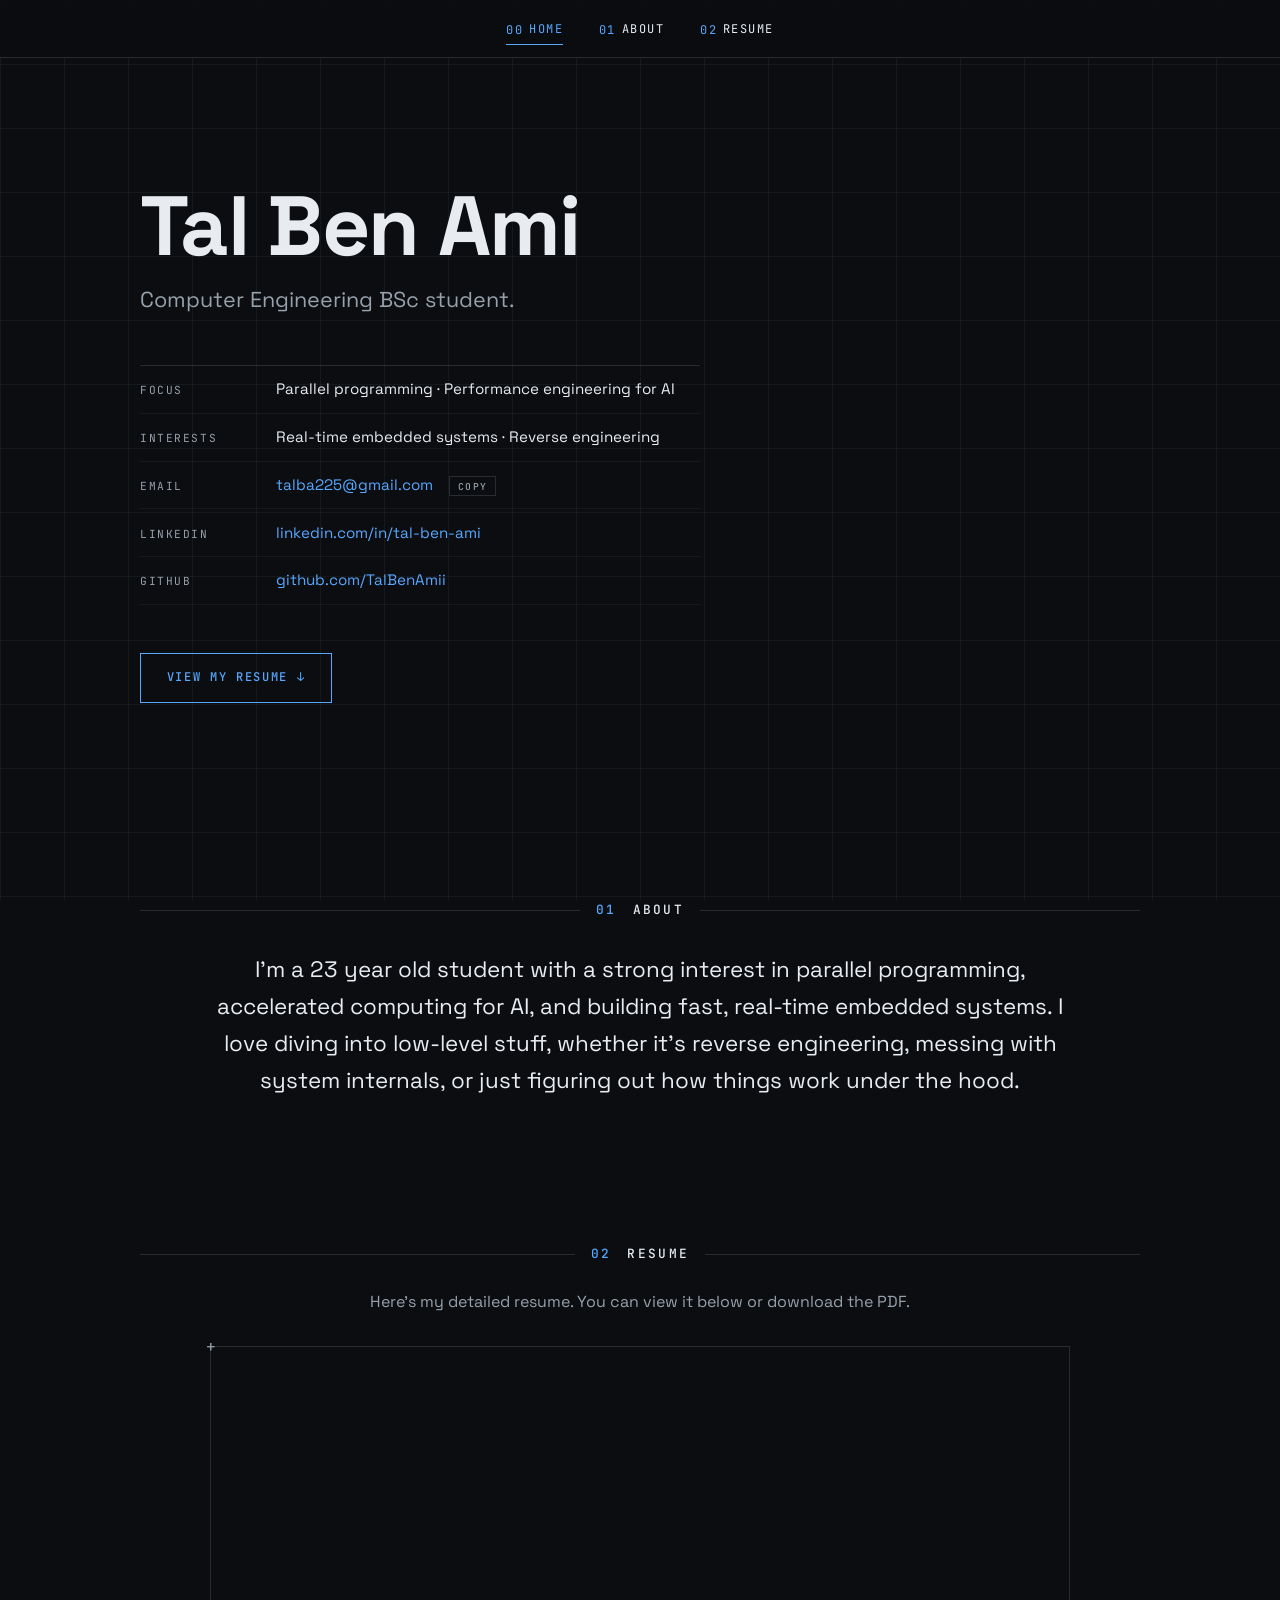
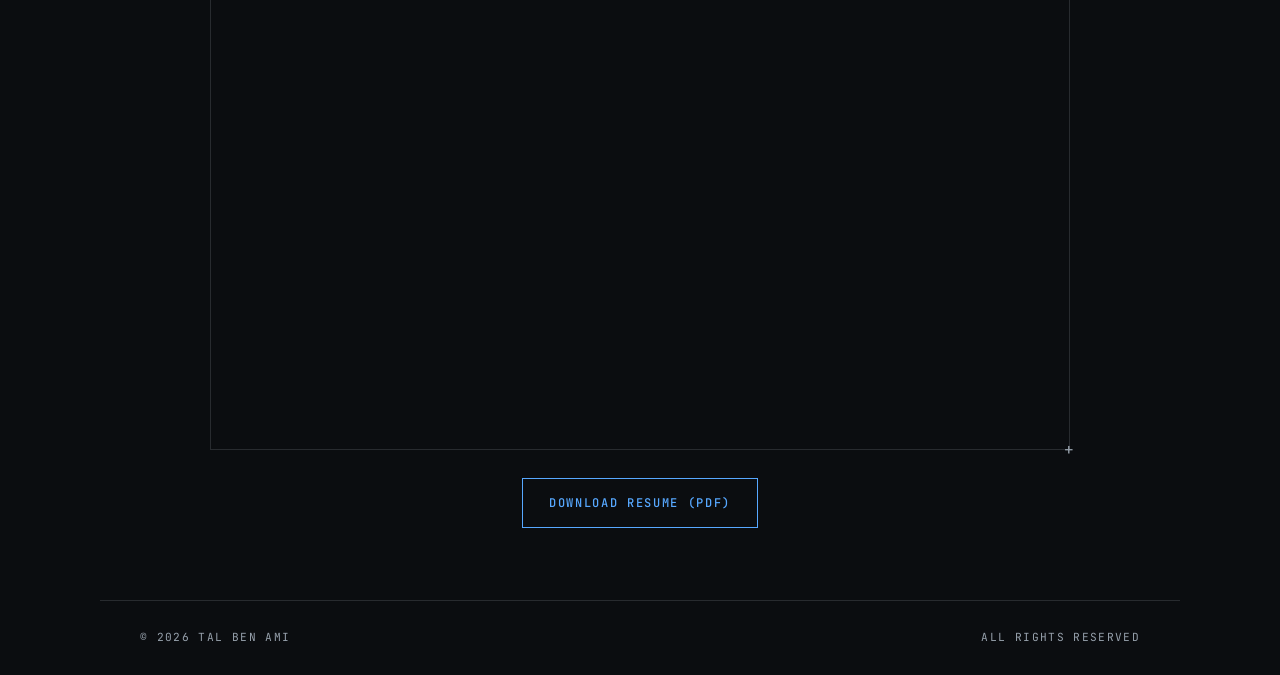
<file: index.html>
<!DOCTYPE html>
<html lang="en">

<head>
    <meta charset="UTF-8">
    <meta name="viewport" content="width=device-width, initial-scale=1.0">
    <meta name="description" content="Tal Ben Ami's professional portfolio website.">
    <meta name="theme-color" content="#0b0d10">
    <title>Tal Ben Ami - Portfolio</title>

    <meta property="og:type" content="website">
    <meta property="og:url" content="https://talbenami.com/">
    <meta property="og:title" content="Tal Ben Ami - Portfolio">
    <meta property="og:description"
        content="Computer Engineering BSc student. Parallel programming, performance engineering for AI, real-time embedded systems.">
    <meta property="og:image" content="https://talbenami.com/og-image.png">
    <meta property="og:image:width" content="1200">
    <meta property="og:image:height" content="630">

    <link rel="icon" type="image/svg+xml" href="favicon.svg">
    <link rel="apple-touch-icon" href="apple-touch-icon.png">

    <link rel="preconnect" href="https://fonts.googleapis.com">
    <link rel="preconnect" href="https://fonts.gstatic.com" crossorigin>
    <link
        href="https://fonts.googleapis.com/css2?family=Space+Grotesk:wght@400;500;700&family=JetBrains+Mono:wght@400;500&display=swap"
        rel="stylesheet">

    <link rel="stylesheet" href="style.css">
</head>

<body>

    <header class="site-header">
        <nav class="main-nav">
            <ul>
                <li><a href="#hero"><span class="nav-index">00</span>Home</a></li>
                <li><a href="#about"><span class="nav-index">01</span>About</a></li>
                <li><a href="#resume"><span class="nav-index">02</span>Resume</a></li>
            </ul>
        </nav>
    </header>

    <main>
        <section id="hero" class="hero-section">
            <h1>Tal Ben&nbsp;Ami</h1>
            <p class="hero-role">Computer Engineering BSc student.</p>

            <dl class="hero-spec">
                <div class="spec-row">
                    <dt>Focus</dt>
                    <dd>Parallel programming &middot; Performance engineering for AI</dd>
                </div>
                <div class="spec-row">
                    <dt>Interests</dt>
                    <dd>Real-time embedded systems &middot; Reverse engineering</dd>
                </div>
                <div class="spec-row">
                    <dt>Email</dt>
                    <dd>
                        <a href="mailto:talba225@gmail.com">talba225@gmail.com</a>
                        <button type="button" class="copy-btn" data-copy="talba225@gmail.com">Copy</button>
                    </dd>
                </div>
                <div class="spec-row">
                    <dt>LinkedIn</dt>
                    <dd><a href="https://www.linkedin.com/in/tal-ben-ami/" target="_blank"
                            rel="noopener noreferrer">linkedin.com/in/tal-ben-ami</a></dd>
                </div>
                <div class="spec-row">
                    <dt>GitHub</dt>
                    <dd><a href="https://github.com/TalBenAmii" target="_blank"
                            rel="noopener noreferrer">github.com/TalBenAmii</a></dd>
                </div>
            </dl>

            <a href="#resume" class="cta-button">View my resume <span aria-hidden="true">&darr;</span></a>
        </section>

        <section id="about" class="content-section reveal">
            <h2 class="section-label"><span class="section-index">01</span>About</h2>
            <p class="about-text">
                I'm a 23 year old student with a strong interest in parallel programming, accelerated computing for AI,
                and building fast, real-time embedded systems. I love diving into low-level stuff, whether it's reverse
                engineering, messing with system internals, or just figuring out how things work under the hood.
            </p>
        </section>

        <section id="resume" class="content-section reveal">
            <h2 class="section-label"><span class="section-index">02</span>Resume</h2>
            <p class="section-note">Here's my detailed resume. You can view it below or download the PDF.</p>

            <div class="resume-container frame">
                <iframe src="resume.pdf?v=8e60a3dc52d2" title="Tal Ben Ami's Resume" class="resume-iframe">
                    <p>Your browser does not support embedded PDFs. Please <a href="resume.pdf?v=8e60a3dc52d2" download>download the
                            PDF</a> to view it.</p>
                </iframe>
                <a href="resume.pdf?v=8e60a3dc52d2" class="resume-preview" target="_blank" rel="noopener noreferrer">
                    <img src="resume-preview.png?v=8e60a3dc52d2" alt="First page of Tal Ben Ami's resume">
                </a>
            </div>
            <a href="resume.pdf?v=8e60a3dc52d2" download="Tal-Ben-Ami-Resume.pdf" class="download-button">Download resume (PDF)</a>
        </section>
    </main>

    <footer class="site-footer">
        <p>&copy; <span id="current-year"></span> Tal Ben Ami</p>
        <p id="site-rev"></p>
        <p>All rights reserved</p>
    </footer>

    <div id="terminal" class="terminal" hidden>
        <div id="terminal-output" class="terminal-output"></div>
        <form id="terminal-form" class="terminal-line">
            <label for="terminal-input" class="terminal-prompt">tal@talbenami.com:~$</label>
            <input id="terminal-input" autocomplete="off" spellcheck="false" aria-label="Terminal command">
        </form>
    </div>

    <script>
        document.documentElement.classList.add('js');
        document.getElementById('current-year').textContent = new Date().getFullYear();

        const observer = new IntersectionObserver((entries) => {
            for (const entry of entries) {
                if (entry.isIntersecting) {
                    entry.target.classList.add('is-visible');
                    observer.unobserve(entry.target);
                }
            }
        }, { threshold: 0.12 });
        document.querySelectorAll('.reveal').forEach((el) => observer.observe(el));

        const navLinks = document.querySelectorAll('.main-nav a');
        const spy = new IntersectionObserver((entries) => {
            for (const entry of entries) {
                if (!entry.isIntersecting) continue;
                navLinks.forEach((l) => l.classList.remove('active'));
                const link = document.querySelector(`.main-nav a[href="#${entry.target.id}"]`);
                if (link) link.classList.add('active');
            }
        }, { rootMargin: '-45% 0px -50% 0px' });
        document.querySelectorAll('main section[id]').forEach((s) => spy.observe(s));

        fetch('https://api.github.com/repos/TalBenAmii/my-portfolio/commits/main')
            .then((r) => (r.ok ? r.json() : null))
            .then((c) => {
                if (!c) return;
                const [year, month, day] = c.commit.committer.date.slice(0, 10).split('-');
                document.getElementById('site-rev').textContent =
                    `Rev ${c.sha.slice(0, 7)} · ${day}-${month}-${year}`;
            })
            .catch(() => { });

        document.querySelectorAll('.copy-btn').forEach((btn) => {
            btn.addEventListener('click', () => {
                navigator.clipboard.writeText(btn.dataset.copy).then(() => {
                    btn.textContent = 'Copied';
                    btn.classList.add('copied');
                    setTimeout(() => {
                        btn.textContent = 'Copy';
                        btn.classList.remove('copied');
                    }, 1500);
                });
            });
        });

        const terminal = document.getElementById('terminal');
        const termOutput = document.getElementById('terminal-output');
        const termInput = document.getElementById('terminal-input');
        const termCommands = {
            help: () => "commands: whoami, ls, cat resume, open github, open linkedin, email, clear, exit",
            whoami: () => 'Tal Ben Ami, Computer Engineering BSc student',
            ls: () => 'about  resume.pdf  github  linkedin',
            email: () => 'talba225@gmail.com',
            'cat resume': () => { window.open('resume.pdf?v=8e60a3dc52d2', '_blank'); return 'opening resume.pdf'; },
            'open github': () => { window.open('https://github.com/TalBenAmii', '_blank'); return 'opening github.com/TalBenAmii'; },
            'open linkedin': () => { window.open('https://www.linkedin.com/in/tal-ben-ami/', '_blank'); return 'opening linkedin.com/in/tal-ben-ami'; },
        };
        const termPrint = (text) => {
            const line = document.createElement('p');
            line.textContent = text;
            termOutput.appendChild(line);
            termOutput.scrollTop = termOutput.scrollHeight;
        };
        document.addEventListener('keydown', (e) => {
            if (e.ctrlKey && e.key === '`') {
                e.preventDefault();
                terminal.hidden = !terminal.hidden;
                if (!terminal.hidden) {
                    if (!termOutput.childElementCount) termPrint("type 'help' for commands");
                    termInput.focus();
                }
            } else if (e.key === 'Escape' && !terminal.hidden) {
                terminal.hidden = true;
            }
        });
        document.getElementById('terminal-form').addEventListener('submit', (e) => {
            e.preventDefault();
            const cmd = termInput.value.trim().toLowerCase();
            termInput.value = '';
            if (!cmd) return;
            termPrint('$ ' + cmd);
            if (cmd === 'clear') { termOutput.textContent = ''; return; }
            if (cmd === 'exit') { terminal.hidden = true; return; }
            const handler = termCommands[cmd];
            termPrint(handler ? handler() : `command not found: ${cmd}. type 'help'`);
        });
    </script>
</body>

</html>
</file>
<file: style.css>
:root {
    --bg: #0b0d10;
    --line: rgba(220, 228, 236, 0.14);
    --line-faint: rgba(220, 228, 236, 0.055);
    --text: #e8ecf1;
    --text-muted: #97a1ac;
    --accent: #57a8ff;
    --font-sans: 'Space Grotesk', sans-serif;
    --font-mono: 'JetBrains Mono', monospace;
    --header-h: 58px;

    scroll-behavior: smooth;
    scroll-padding-top: calc(var(--header-h) + 20px);
}

* {
    box-sizing: border-box;
    margin: 0;
    padding: 0;
}

body {
    font-family: var(--font-sans);
    line-height: 1.6;
    background-color: var(--bg);
    color: var(--text);
    overflow-x: hidden;
    -webkit-font-smoothing: antialiased;
}

body::before {
    content: '';
    position: fixed;
    inset: 0;
    z-index: -1;
    pointer-events: none;
    background-image:
        linear-gradient(var(--line-faint) 1px, transparent 1px),
        linear-gradient(90deg, var(--line-faint) 1px, transparent 1px);
    background-size: 64px 64px;
}

::selection {
    background-color: var(--accent);
    color: var(--bg);
}

a {
    color: var(--accent);
    text-decoration: none;
    transition: color 0.2s ease;
}

a:hover,
a:focus-visible {
    text-decoration: underline;
    text-underline-offset: 4px;
}

:focus-visible {
    outline: 1px solid var(--accent);
    outline-offset: 3px;
}

/* ---------- header ---------- */

.site-header {
    position: sticky;
    top: 0;
    z-index: 100;
    display: flex;
    justify-content: center;
    align-items: center;
    height: var(--header-h);
    padding: 0 clamp(1.25rem, 4vw, 2.5rem);
    background-color: rgba(11, 13, 16, 0.82);
    backdrop-filter: blur(10px);
    -webkit-backdrop-filter: blur(10px);
    border-bottom: 1px solid var(--line);
}

.main-nav ul {
    list-style: none;
    display: flex;
    gap: clamp(1.25rem, 3vw, 2.25rem);
}

.main-nav a {
    font-family: var(--font-mono);
    font-size: 0.75rem;
    letter-spacing: 0.12em;
    text-transform: uppercase;
    color: var(--text);
    padding: 0.4rem 0;
    border-bottom: 1px solid transparent;
    transition: color 0.2s ease, border-color 0.2s ease;
}

.main-nav a:hover,
.main-nav a:focus-visible {
    color: var(--accent);
    border-bottom-color: var(--accent);
    text-decoration: none;
}

.nav-index {
    color: var(--accent);
    margin-right: 0.5em;
}

.main-nav a.active {
    color: var(--accent);
    border-bottom-color: var(--accent);
}

/* ---------- layout ---------- */

main {
    max-width: 1080px;
    margin: 0 auto;
    padding: 0 clamp(1.25rem, 5vw, 2.5rem);
}

/* ---------- hero ---------- */

.hero-section {
    min-height: calc(92vh - var(--header-h));
    display: flex;
    flex-direction: column;
    justify-content: center;
    align-items: flex-start;
    padding: clamp(4rem, 10vw, 7rem) 0;
}

h1 {
    font-size: clamp(2.75rem, 8vw, 5.25rem);
    font-weight: 700;
    letter-spacing: -0.02em;
    line-height: 1.04;
}

.hero-role {
    font-size: clamp(1.05rem, 2.5vw, 1.35rem);
    color: var(--text-muted);
    margin-top: 0.75rem;
}

.hero-spec {
    width: 100%;
    max-width: 560px;
    margin-top: 3rem;
    border-top: 1px solid var(--line);
}

.spec-row {
    display: grid;
    grid-template-columns: 120px 1fr;
    align-items: baseline;
    gap: 1rem;
    padding: 0.7rem 0;
    border-bottom: 1px solid var(--line-faint);
}

.spec-row dt {
    font-family: var(--font-mono);
    font-size: 0.7rem;
    letter-spacing: 0.14em;
    text-transform: uppercase;
    color: var(--text-muted);
}

.spec-row dd {
    font-size: 0.95rem;
}

/* ---------- buttons ---------- */

.cta-button,
.download-button {
    display: inline-block;
    font-family: var(--font-mono);
    font-size: 0.75rem;
    font-weight: 500;
    letter-spacing: 0.14em;
    text-transform: uppercase;
    color: var(--accent);
    background-color: transparent;
    border: 1px solid var(--accent);
    padding: 0.9rem 1.6rem;
    transition: background-color 0.2s ease, color 0.2s ease;
}

.cta-button:hover,
.cta-button:focus-visible,
.download-button:hover,
.download-button:focus-visible {
    background-color: var(--accent);
    color: var(--bg);
    text-decoration: none;
}

.cta-button {
    margin-top: 3rem;
}

.download-button {
    margin-top: 1.75rem;
}

/* ---------- sections ---------- */

.content-section {
    padding: clamp(2.75rem, 6vw, 4.5rem) 0;
    text-align: center;
}

.section-label {
    display: flex;
    align-items: center;
    gap: 1rem;
    font-family: var(--font-mono);
    font-size: 0.8rem;
    font-weight: 500;
    letter-spacing: 0.18em;
    text-transform: uppercase;
    color: var(--text);
}

.section-label::before,
.section-label::after {
    content: '';
    flex: 1;
    height: 1px;
    background-color: var(--line);
}

.section-index {
    color: var(--accent);
}

.section-note {
    color: var(--text-muted);
    margin: 1.5rem auto 0;
    max-width: 62ch;
}

.about-text {
    margin: 2rem auto 0;
    font-size: clamp(1.1rem, 2.2vw, 1.4rem);
    line-height: 1.65;
    max-width: 62ch;
}

/* ---------- resume ---------- */

.resume-container {
    max-width: 860px;
    margin: 2rem auto 0;
    border: 1px solid var(--line);
}

.frame {
    position: relative;
}

.frame::before,
.frame::after {
    font-family: var(--font-mono);
    color: var(--text-muted);
    content: '+';
    position: absolute;
    line-height: 1;
}

.frame::before {
    top: -0.55em;
    left: -0.32em;
}

.frame::after {
    bottom: -0.55em;
    right: -0.32em;
}

.resume-iframe {
    display: block;
    width: 100%;
    height: 78vh;
    border: none;
}

.resume-preview {
    display: none;
}

.resume-preview img {
    display: block;
    width: 100%;
}

/* ---------- copy button ---------- */

.copy-btn {
    font-family: var(--font-mono);
    font-size: 0.6rem;
    font-weight: 500;
    letter-spacing: 0.14em;
    text-transform: uppercase;
    color: var(--text-muted);
    background-color: transparent;
    border: 1px solid var(--line);
    padding: 0.15rem 0.5rem;
    margin-left: 0.75rem;
    cursor: pointer;
    transition: color 0.2s ease, border-color 0.2s ease;
}

.copy-btn:hover,
.copy-btn:focus-visible,
.copy-btn.copied {
    color: var(--accent);
    border-color: var(--accent);
}

/* ---------- terminal ---------- */

.terminal {
    position: fixed;
    bottom: 0;
    left: 0;
    right: 0;
    z-index: 200;
    background-color: rgba(11, 13, 16, 0.96);
    backdrop-filter: blur(10px);
    -webkit-backdrop-filter: blur(10px);
    border-top: 1px solid var(--accent);
    font-family: var(--font-mono);
    font-size: 0.8rem;
    padding: 1rem clamp(1.25rem, 4vw, 2.5rem);
}

.terminal-output {
    max-height: 30vh;
    overflow-y: auto;
}

.terminal-output p {
    color: var(--text-muted);
    margin-bottom: 0.3rem;
}

.terminal-line {
    display: flex;
    gap: 0.6rem;
    align-items: baseline;
}

.terminal-prompt {
    color: var(--accent);
    white-space: nowrap;
}

.terminal input {
    flex: 1;
    background-color: transparent;
    border: none;
    outline: none;
    color: var(--text);
    font-family: var(--font-mono);
    font-size: 0.8rem;
}

/* ---------- error page ---------- */

.error-section {
    align-items: center;
    justify-content: center;
    text-align: center;
    min-height: calc(100vh - var(--header-h));
}

.error-kicker {
    font-family: var(--font-mono);
    font-size: 0.8rem;
    font-weight: 500;
    letter-spacing: 0.2em;
    color: var(--accent);
    margin-bottom: 1.5rem;
}

/* ---------- footer ---------- */

.site-footer {
    max-width: 1080px;
    margin: 0 auto;
    padding: 1.75rem clamp(1.25rem, 5vw, 2.5rem);
    border-top: 1px solid var(--line);
    display: flex;
    justify-content: space-between;
    gap: 1rem;
    font-family: var(--font-mono);
    font-size: 0.7rem;
    letter-spacing: 0.12em;
    text-transform: uppercase;
    color: var(--text-muted);
}

/* ---------- motion ---------- */

.js .reveal {
    opacity: 0;
    transform: translateY(18px);
    transition: opacity 0.6s ease, transform 0.6s cubic-bezier(0.2, 0.7, 0.3, 1);
}

.js .reveal.is-visible {
    opacity: 1;
    transform: none;
}

@media (prefers-reduced-motion: no-preference) {
    .hero-section > * {
        animation: rise 0.7s cubic-bezier(0.2, 0.7, 0.3, 1) both;
    }

    .hero-section > *:nth-child(2) {
        animation-delay: 0.07s;
    }

    .hero-section > *:nth-child(3) {
        animation-delay: 0.14s;
    }

    .hero-section > *:nth-child(4) {
        animation-delay: 0.21s;
    }

    .hero-section > *:nth-child(5) {
        animation-delay: 0.28s;
    }
}

@keyframes rise {
    from {
        opacity: 0;
        transform: translateY(16px);
    }

    to {
        opacity: 1;
        transform: none;
    }
}

@media (prefers-reduced-motion: reduce) {
    :root {
        scroll-behavior: auto;
    }

    .js .reveal {
        opacity: 1;
        transform: none;
        transition: none;
    }
}

/* ---------- responsive ---------- */

@media (max-width: 768px) {
    .resume-iframe {
        display: none;
    }

    .resume-preview {
        display: block;
    }

    .spec-row {
        grid-template-columns: 96px 1fr;
    }
}

@media (max-width: 480px) {
    .main-nav {
        width: 100%;
    }

    .main-nav ul {
        justify-content: space-around;
    }

    .nav-index {
        display: none;
    }
}

/* ---------- print ---------- */

@media print {
    body {
        background-color: #fff;
        color: #111;
    }

    body::before,
    .site-header,
    .cta-button,
    .resume-container,
    .download-button,
    .terminal,
    .copy-btn {
        display: none;
    }

    .hero-section {
        min-height: 0;
        padding: 1rem 0;
    }

    .hero-section > * {
        animation: none;
    }

    .content-section {
        padding: 1.25rem 0;
    }

    .js .reveal {
        opacity: 1;
        transform: none;
        transition: none;
    }

    h1,
    h2,
    .section-label,
    .spec-row dd,
    .about-text {
        color: #111;
    }

    a {
        color: #14508c;
    }

    .hero-role,
    .section-note,
    .spec-row dt,
    .site-footer {
        color: #555;
    }

    .hero-spec,
    .site-footer {
        border-top-color: #bbb;
    }

    .spec-row {
        border-bottom-color: #ddd;
    }

    .section-label::before,
    .section-label::after {
        background-color: #bbb;
    }
}
</file>
